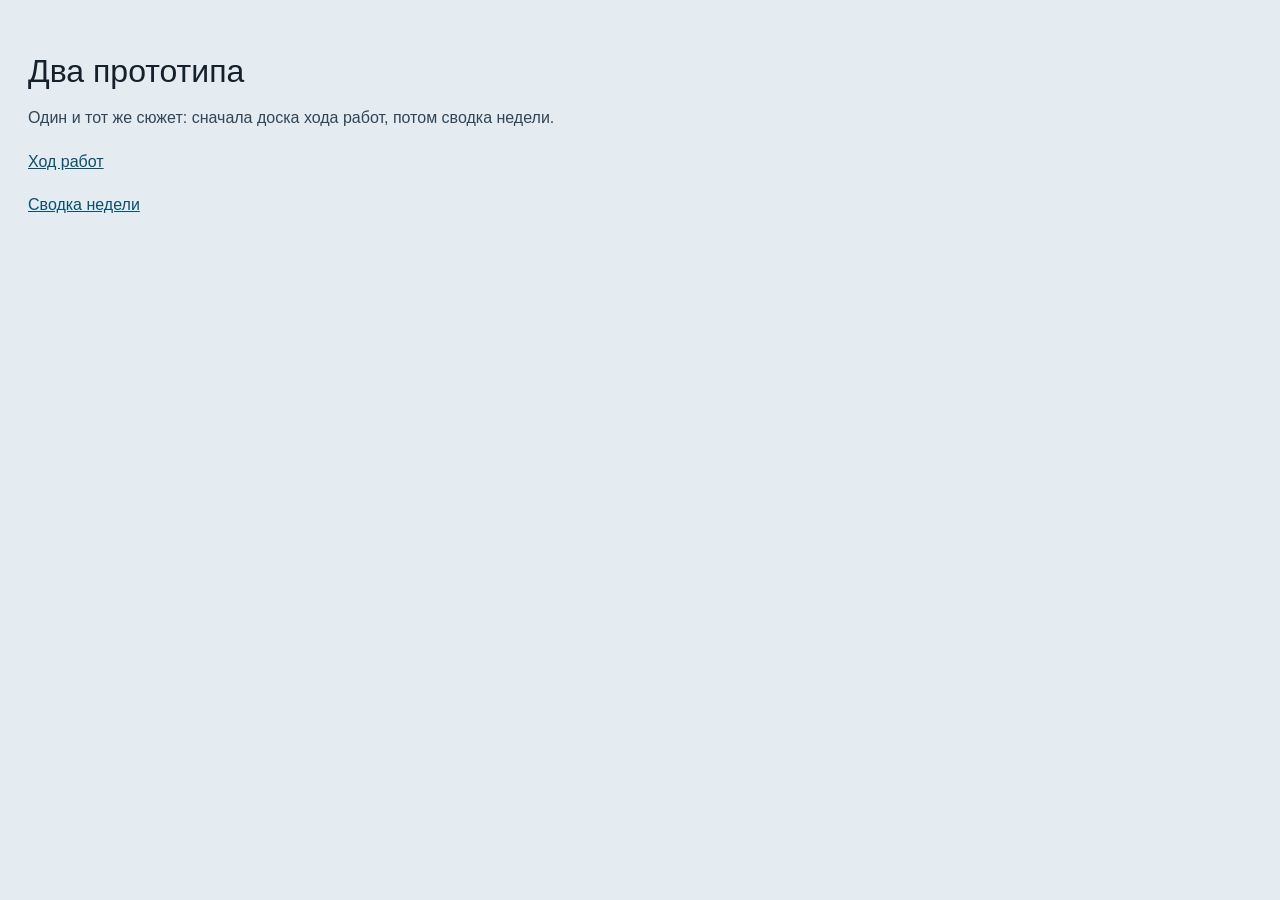
<file: index.html>
<!DOCTYPE html>
<html lang="ru">
  <head>
    <meta charset="utf-8" />
    <meta name="viewport" content="width=device-width, initial-scale=1" />
    <title>Два прототипа</title>
    <link rel="icon" href="hod-rabot/assets/favicon.svg" type="image/svg+xml" />
    <style>
      body { margin: 0; background: #e4ebf1; color: #14202b; font: 16px/1.45 Montserrat, sans-serif; }
      main { max-width: 36rem; padding: 48px 28px; }
      h1 { font-weight: 500; font-size: 32px; margin: 0 0 12px; }
      p { margin: 0 0 20px; color: #314556; }
      a { color: #0b4f6c; }
    </style>
  </head>
  <body>
    <main>
      <h1>Два прототипа</h1>
      <p>Один и тот же сюжет: сначала доска хода работ, потом сводка недели.</p>
      <p><a href="hod-rabot/">Ход работ</a></p>
      <p><a href="svodka/">Сводка недели</a></p>
    </main>
  </body>
</html>
</file>
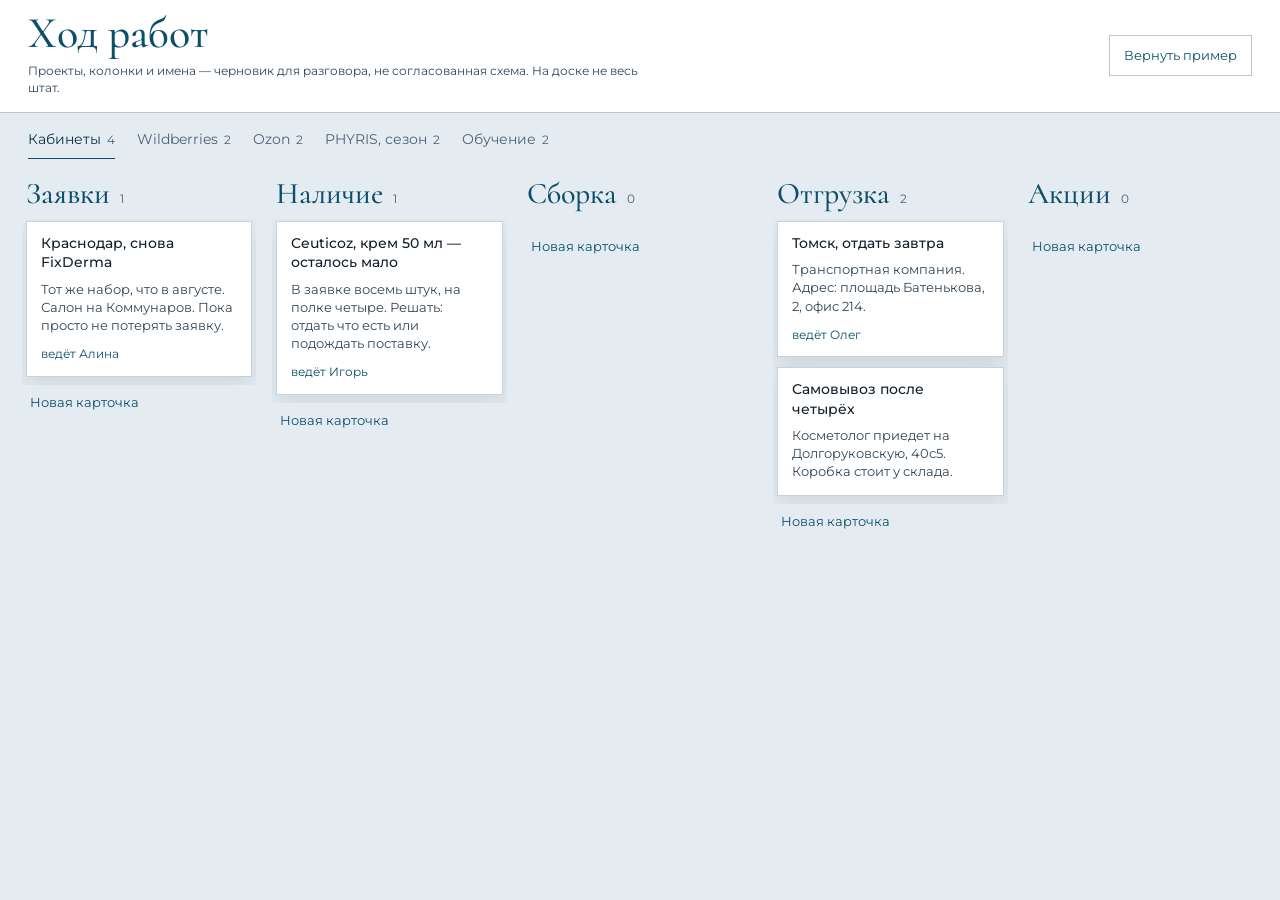
<file: hod-rabot/index.html>
<!DOCTYPE html>
<html lang="ru">
  <head>
    <meta charset="utf-8" />
    <meta name="viewport" content="width=device-width, initial-scale=1" />
    <title>Ход работ — Беатриче</title>
    <meta
      name="description"
      content="Ход работ Беатриче — кликабельный черновик доски для разговора, не рабочий инструмент."
    />
    <link rel="icon" href="assets/favicon.svg" type="image/svg+xml" />
    <link rel="preconnect" href="https://fonts.googleapis.com" />
    <link rel="preconnect" href="https://fonts.gstatic.com" crossorigin />
    <link
      href="https://fonts.googleapis.com/css2?family=Cormorant:wght@500;600&family=Montserrat:wght@400;500&display=swap"
      rel="stylesheet"
    />
    <link rel="stylesheet" href="styles.css" />
  </head>
  <body>
    <header class="top">
      <div class="titles">
        <h1>Ход работ</h1>
        <p class="hypothesis">
          Проекты, колонки и имена — черновик для разговора, не согласованная схема. На доске не весь штат.
        </p>
      </div>
      <button type="button" class="text-btn" id="reset">Вернуть пример</button>
    </header>

    <nav id="projects" class="projects" aria-label="Проекты"></nav>

    <main id="board" aria-label="Доска"></main>

    <div id="overlay" hidden>
      <div class="backdrop" data-close></div>
      <aside class="panel" role="dialog" aria-modal="true" aria-labelledby="panel-kicker">
        <div class="panel-top">
          <h2 id="panel-kicker"></h2>
          <button type="button" class="quiet close" data-close>Закрыть</button>
        </div>
        <label class="field">
          <span>Название</span>
          <input id="title-input" type="text" autocomplete="off" placeholder="Кратко, о чём дело" />
        </label>
        <label class="field grow">
          <span>Заметка</span>
          <textarea id="note-input" rows="7" placeholder="Что важно не забыть"></textarea>
        </label>
        <div class="people">
          <span>Ведёт</span>
          <div id="people-list" class="people-list"></div>
        </div>
        <div class="remind-block">
          <button type="button" class="quiet" id="remind-btn">Напомнить</button>
          <p id="later" class="later" hidden>
            Письмо или сообщение в мессенджер появятся позже. Сейчас ничего не отправляется.
          </p>
        </div>
        <button type="button" class="remove" id="delete-btn">Убрать карточку</button>
      </aside>
    </div>

    <script src="app.js"></script>
  </body>
</html>
</file>
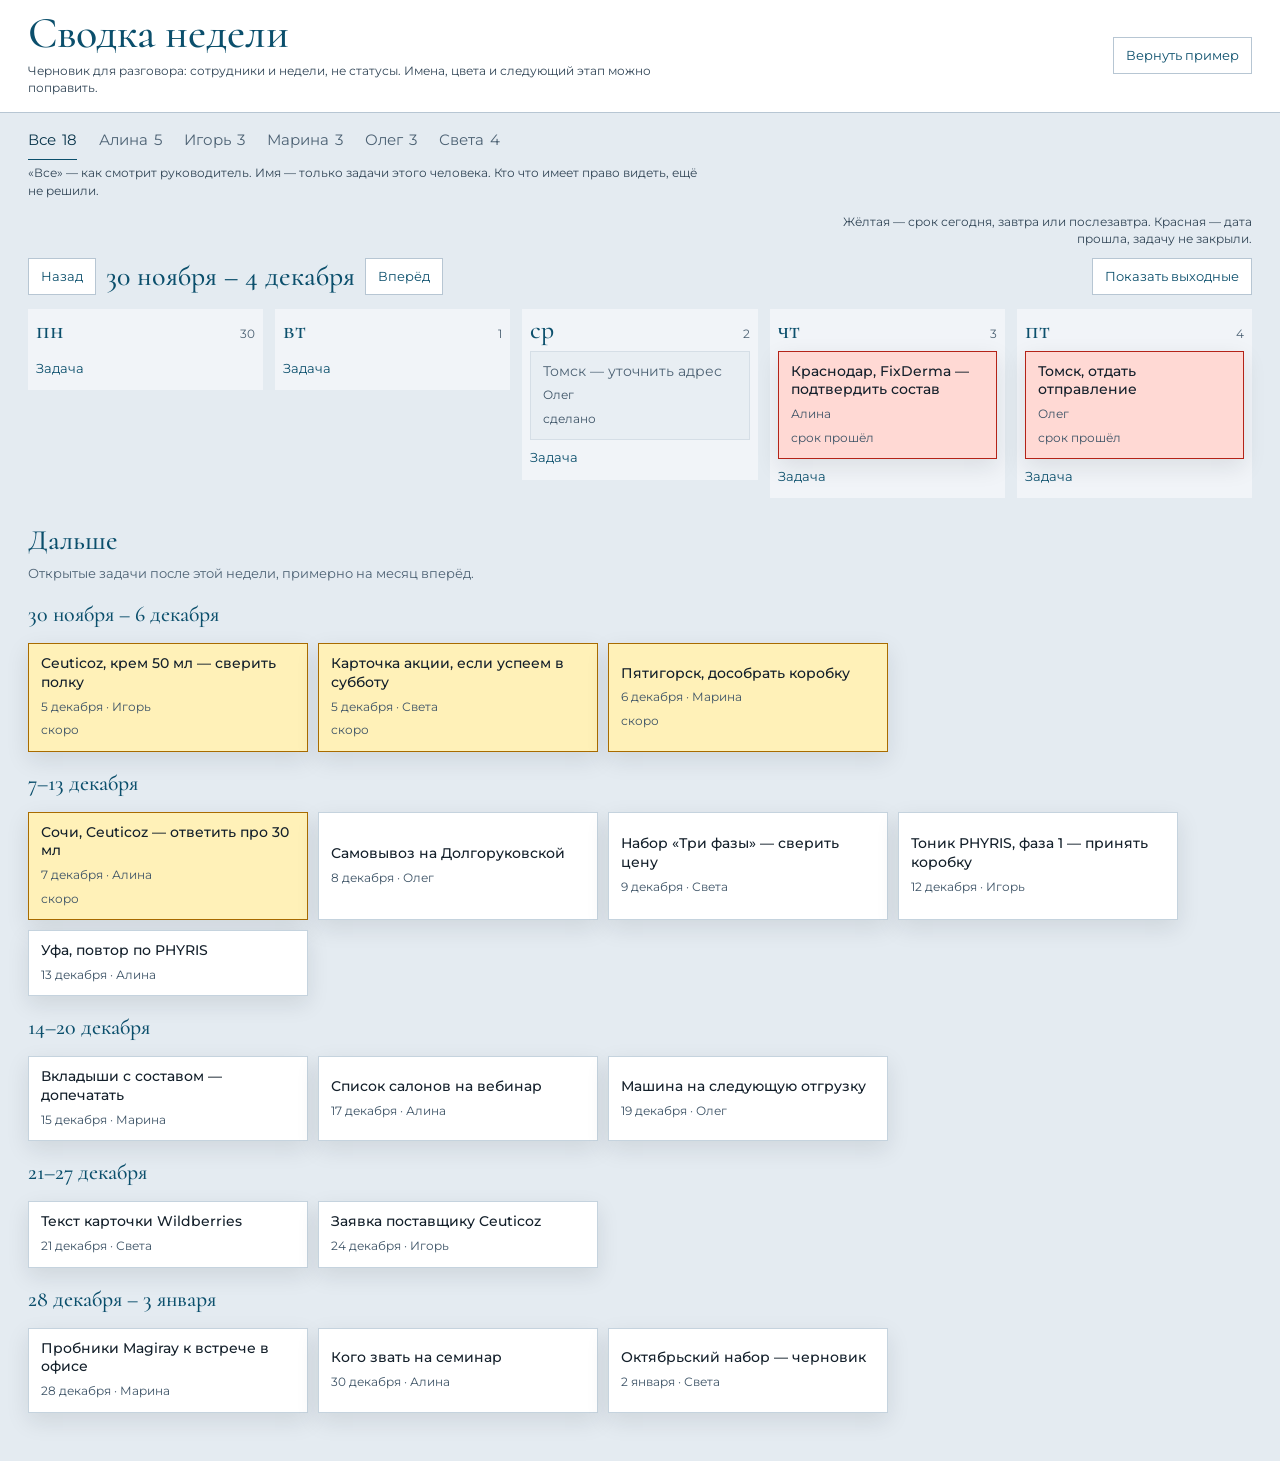
<file: svodka/index.html>
<!DOCTYPE html>
<html lang="ru">
  <head>
    <meta charset="utf-8" />
    <meta name="viewport" content="width=device-width, initial-scale=1" />
    <title>Сводка недели — Беатриче</title>
    <meta
      name="description"
      content="Сводка недели Беатриче — черновик трекера задач по неделям и сотрудникам."
    />
    <link rel="icon" href="assets/favicon.svg" type="image/svg+xml" />
    <link rel="preconnect" href="https://fonts.googleapis.com" />
    <link rel="preconnect" href="https://fonts.gstatic.com" crossorigin />
    <link
      href="https://fonts.googleapis.com/css2?family=Cormorant:wght@500;600&family=Montserrat:wght@400;500&display=swap"
      rel="stylesheet"
    />
    <link rel="stylesheet" href="styles.css" />
  </head>
  <body>
    <header class="top">
      <div class="titles">
        <h1>Сводка недели</h1>
        <p class="hypothesis">
          Черновик для разговора: сотрудники и недели, не статусы. Имена, цвета и следующий этап можно поправить.
        </p>
      </div>
      <button type="button" class="text-btn" id="reset">Вернуть пример</button>
    </header>

    <div class="toolbar">
      <nav id="people" class="people-nav" aria-label="Сотрудники"></nav>
      <p class="view-note">
        «Все» — как смотрит руководитель. Имя — только задачи этого человека. Кто что имеет право видеть, ещё не решили.
      </p>
    </div>

    <main>
      <section id="overdue" class="strip" hidden></section>

      <div class="week-bar">
        <div class="week-move">
          <button type="button" class="text-btn" id="prev-week" aria-label="Предыдущая неделя">Назад</button>
          <h2 id="week-label"></h2>
          <button type="button" class="text-btn" id="next-week" aria-label="Следующая неделя">Вперёд</button>
          <button type="button" class="quiet" id="this-week" hidden>Эта неделя</button>
        </div>
        <div class="week-side">
          <p class="legend">Жёлтая — срок сегодня, завтра или послезавтра. Красная — дата прошла, задачу не закрыли.</p>
          <button type="button" class="text-btn" id="weekends">Показать выходные</button>
        </div>
      </div>

      <div id="week" class="week"></div>

      <section id="later" class="later-block" aria-label="Дальше по календарю"></section>
    </main>

    <div id="overlay" hidden>
      <div class="backdrop" data-close></div>
      <aside class="panel" role="dialog" aria-modal="true" aria-labelledby="panel-kicker">
        <div class="panel-top">
          <h2 id="panel-kicker"></h2>
          <button type="button" class="quiet close" data-close>Закрыть</button>
        </div>
        <div id="links" class="links"></div>
        <label class="field">
          <span>Название</span>
          <input id="title-input" type="text" autocomplete="off" placeholder="О чём задача" />
        </label>
        <div class="field">
          <span>На ком</span>
          <div id="assignees" class="chips"></div>
        </div>
        <label class="field">
          <span>Срок</span>
          <input id="due-input" type="date" />
        </label>
        <label class="field">
          <span>Описание</span>
          <textarea id="note-input" rows="4" placeholder="Что важно не забыть"></textarea>
        </label>
        <section class="thread-block">
          <h3>Как идёт</h3>
          <div id="thread" class="thread"></div>
          <div id="authors" class="chips"></div>
          <textarea id="entry-input" rows="3" placeholder="Что сделали или что спросить"></textarea>
          <button type="button" class="quiet" id="add-entry">Записать</button>
        </section>
        <div id="next-box" class="next-box" hidden>
          <p>Следующий этап забирает переписку этой задачи. Название и человека можно сменить.</p>
          <label class="field">
            <span>Название этапа</span>
            <input id="next-title" type="text" autocomplete="off" />
          </label>
          <div id="next-people" class="chips"></div>
          <label class="field">
            <span>Новый срок</span>
            <input id="next-due" type="date" />
          </label>
          <button type="button" class="solid" id="spawn">Открыть этап</button>
        </div>
        <div class="panel-actions">
          <button type="button" class="quiet" id="start-next">Завершить и открыть следующий этап</button>
          <button type="button" class="quiet" id="close-only">Закрыть без следующего этапа</button>
          <button type="button" class="quiet" id="reopen" hidden>Вернуть в работу</button>
          <button type="button" class="remove" id="delete-btn">Убрать задачу</button>
        </div>
      </aside>
    </div>

    <script src="app.js"></script>
  </body>
</html>
</file>
<file: hod-rabot/styles.css>
:root {
  --bg: #e4ebf1;
  --paper: #ffffff;
  --ink: #14202b;
  --muted: #314556;
  --faint: #4d6274;
  --accent: #0b4f6c;
  --accent-deep: #08344a;
  --line: #b7c6d3;
  --wash: #f3f7fa;
  --shadow: 0 8px 22px rgba(20, 32, 43, 0.1);
  --font: "Montserrat", sans-serif;
  --serif: "Cormorant", serif;
}

* {
  box-sizing: border-box;
}

html,
body {
  height: 100%;
}

body {
  margin: 0;
  display: flex;
  flex-direction: column;
  background: var(--bg);
  color: var(--ink);
  font-family: var(--font);
  font-size: 14px;
  line-height: 1.45;
  -webkit-font-smoothing: antialiased;
}

body.is-dragging {
  cursor: grabbing;
  user-select: none;
}

::selection {
  background: #d3e3ee;
  color: var(--ink);
}

button,
input,
textarea {
  font: inherit;
  color: inherit;
}

button {
  cursor: pointer;
}

.top {
  display: flex;
  align-items: center;
  gap: 28px;
  padding: 14px 28px 16px;
  background: var(--paper);
  border-bottom: 1px solid #b7c6d3;
}

.titles {
  flex: 1;
  min-width: 0;
}

h1 {
  margin: 0;
  font-family: var(--serif);
  font-weight: 500;
  font-size: 44px;
  line-height: 0.9;
  color: var(--accent);
  white-space: nowrap;
}

.hypothesis {
  margin: 8px 0 0;
  max-width: 640px;
  font-size: 12px;
  line-height: 1.45;
  color: #314556;
}

.projects {
  display: flex;
  flex-wrap: wrap;
  gap: 4px 22px;
  padding: 12px 28px 0;
}

.projects button {
  display: inline-flex;
  align-items: baseline;
  gap: 6px;
  border: 0;
  border-bottom: 1px solid transparent;
  background: transparent;
  padding: 4px 0 8px;
  color: var(--faint);
  font-size: 14px;
}

.projects button.is-current {
  color: var(--accent-deep);
  border-bottom-color: var(--accent);
}

.projects button:hover {
  color: var(--accent-deep);
}

.text-btn,
.quiet,
.remove,
.add {
  border: 0;
  background: transparent;
}

.text-btn {
  border: 1px solid var(--line);
  background: var(--paper);
  color: #0b4f6c;
  font-size: 13px;
  padding: 10px 14px;
  white-space: nowrap;
}

.text-btn:hover,
.text-btn.is-armed {
  border-color: var(--accent);
  color: var(--accent-deep);
}

#board {
  flex: 1;
  min-height: 0;
  display: flex;
  gap: 16px;
  padding: 18px 22px 22px;
  overflow-x: auto;
}

.column {
  flex: 1 1 0;
  min-width: 220px;
  max-height: 100%;
  display: flex;
  flex-direction: column;
  min-height: 0;
  overflow: hidden;
  background: transparent;
}

.column.is-target .cards {
  background: rgba(11, 79, 108, 0.12);
}

.column-head {
  display: flex;
  align-items: baseline;
  gap: 10px;
  padding: 2px 4px 10px;
}

.column-head h2 {
  margin: 0;
  font-family: var(--serif);
  font-weight: 500;
  font-size: 30px;
  line-height: 1;
  color: var(--accent);
}

.count {
  font-size: 12px;
  color: var(--faint);
}

.cards {
  flex: 0 1 auto;
  min-height: 0;
  overflow: auto;
  display: flex;
  flex-direction: column;
  gap: 10px;
  padding: 2px 4px 8px;
}

.card {
  background: var(--paper);
  border: 1px solid #c5d3de;
  padding: 12px 14px 13px;
  box-shadow: var(--shadow);
  cursor: grab;
  user-select: none;
  -webkit-user-drag: none;
}

.card:hover {
  border-color: #8eabbf;
}

.card-title {
  margin: 0;
  font-size: 14px;
  font-weight: 500;
  line-height: 1.4;
  color: var(--ink);
}

.card-title.is-empty {
  color: var(--faint);
  font-weight: 400;
}

.card-note {
  margin: 8px 0 0;
  font-size: 12.5px;
  line-height: 1.45;
  color: var(--muted);
  white-space: pre-wrap;
}

.who,
.remind-mark {
  margin: 10px 0 0;
  font-size: 12px;
  color: #0b4f6c;
}

.people {
  display: flex;
  flex-direction: column;
  align-items: flex-start;
  gap: 8px;
}

.people > span {
  font-size: 12px;
  color: var(--faint);
}

.people-list {
  display: flex;
  flex-wrap: wrap;
  gap: 10px 16px;
}

.person {
  display: inline-flex;
  flex-direction: column;
  align-items: flex-start;
  gap: 1px;
  border: 0;
  background: transparent;
  padding: 0;
  color: #3d5366;
  font-size: 13px;
}

.person small {
  font-size: 11px;
  color: #4d6274;
}

.person.is-current,
.person.is-current small {
  color: var(--accent-deep);
}

.placeholder {
  border: 1px dashed #7fa0b6;
  background: var(--wash);
  flex: 0 0 auto;
  pointer-events: none;
}

.ghost {
  position: fixed;
  z-index: 40;
  margin: 0;
  pointer-events: none;
  cursor: grabbing;
  box-shadow: 0 14px 30px rgba(20, 32, 43, 0.18);
  transform: rotate(1.5deg);
}

.add {
  align-self: flex-start;
  margin: 2px 4px 0;
  padding: 6px 4px 8px;
  color: var(--accent);
  font-size: 13px;
}

.add:hover,
.quiet:hover {
  color: var(--accent-deep);
}

#overlay[hidden] {
  display: none;
}

#overlay {
  position: fixed;
  inset: 0;
  z-index: 20;
}

.backdrop {
  position: absolute;
  inset: 0;
  background: rgba(20, 32, 43, 0.46);
}

.panel {
  position: absolute;
  top: 0;
  right: 0;
  height: 100%;
  width: min(420px, 100%);
  background: var(--paper);
  border-left: 1px solid #b7c6d3;
  box-shadow: -12px 0 40px rgba(20, 32, 43, 0.1);
  padding: 28px 32px 24px;
  display: flex;
  flex-direction: column;
  gap: 18px;
}

.panel-top {
  display: flex;
  align-items: flex-start;
  justify-content: space-between;
  gap: 16px;
}

.panel-top h2 {
  margin: 0;
  font-family: var(--serif);
  font-weight: 500;
  font-size: 36px;
  line-height: 1;
  color: var(--accent);
}

.quiet {
  padding: 0;
  color: var(--accent);
  font-size: 13px;
}

.close {
  padding-top: 8px;
}

.field {
  display: flex;
  flex-direction: column;
  gap: 6px;
}

.field.grow {
  flex: 1;
  min-height: 0;
}

.field span {
  font-size: 12px;
  color: var(--faint);
}

.field input,
.field textarea {
  width: 100%;
  border: 0;
  border-bottom: 1px solid var(--line);
  border-radius: 0;
  background: transparent;
  color: var(--ink);
  padding: 8px 0;
}

.field textarea {
  flex: 1;
  min-height: 140px;
  border: 1px solid var(--line);
  padding: 12px;
  resize: none;
  line-height: 1.5;
}

.field input:focus,
.field textarea:focus {
  outline: none;
  border-color: var(--accent);
}

.remind-block {
  display: flex;
  flex-direction: column;
  align-items: flex-start;
  gap: 10px;
}

.later {
  margin: 0;
  padding: 10px 12px;
  background: var(--wash);
  color: #314556;
  font-size: 13px;
  line-height: 1.45;
}

.remove {
  margin-top: auto;
  align-self: flex-start;
  padding: 0;
  color: #3d5366;
  font-size: 13px;
}

.remove:hover,
.remove.is-armed {
  color: var(--accent-deep);
}

button:focus-visible,
.card:focus-visible {
  outline: 2px solid var(--accent);
  outline-offset: 2px;
}

@media (max-width: 860px) {
  .top {
    gap: 16px;
    padding: 12px 16px;
  }

  h1 {
    font-size: 36px;
  }


  .panel {
    width: 100%;
    padding: 22px 18px;
  }
}
</file>
<file: svodka/styles.css>
:root {
  --bg: #e4ebf1;
  --paper: #ffffff;
  --ink: #14202b;
  --muted: #314556;
  --faint: #4d6274;
  --accent: #0b4f6c;
  --accent-deep: #08344a;
  --line: #b7c6d3;
  --wash: #f3f7fa;
  --soon-bg: #fff1b8;
  --soon-line: #a86b00;
  --late-bg: #ffd9d4;
  --late-line: #b42318;
  --shadow: 0 8px 22px rgba(20, 32, 43, 0.1);
  --font: "Montserrat", sans-serif;
  --serif: "Cormorant", serif;
}

* {
  box-sizing: border-box;
}

html,
body {
  min-height: 100%;
}

body {
  margin: 0;
  background: var(--bg);
  color: var(--ink);
  font-family: var(--font);
  font-size: 14px;
  line-height: 1.45;
  -webkit-font-smoothing: antialiased;
}

::selection {
  background: #d3e3ee;
  color: var(--ink);
}

button,
input,
textarea {
  font: inherit;
  color: inherit;
}

button {
  cursor: pointer;
}

.top {
  display: flex;
  align-items: center;
  gap: 28px;
  padding: 14px 28px 16px;
  background: var(--paper);
  border-bottom: 1px solid #b7c6d3;
  position: sticky;
  top: 0;
  z-index: 5;
}

.titles {
  flex: 1;
  min-width: 0;
}

h1,
h2,
h3 {
  font-family: var(--serif);
  font-weight: 500;
  color: var(--accent);
}

h1 {
  margin: 0;
  font-size: 44px;
  line-height: 0.9;
  white-space: nowrap;
}

.hypothesis,
.view-note,
.legend {
  margin: 8px 0 0;
  max-width: 680px;
  font-size: 12px;
  line-height: 1.45;
  color: #314556;
}

.toolbar {
  padding: 12px 28px 0;
}

.people-nav {
  display: flex;
  flex-wrap: wrap;
  gap: 4px 22px;
}

.people-nav button,
.chips button,
.quiet,
.remove,
.solid,
.text-btn {
  border: 0;
  background: transparent;
  font: inherit;
}

.people-nav button {
  display: inline-flex;
  align-items: baseline;
  gap: 6px;
  padding: 4px 0 8px;
  border-bottom: 1px solid transparent;
  color: var(--faint);
  font-size: 15px;
}

.people-nav button.is-current {
  color: var(--accent-deep);
  border-bottom-color: var(--accent);
}

.people-nav button:hover,
.quiet:hover,
.chips button:hover {
  color: var(--accent-deep);
}

.view-note {
  margin-top: 4px;
}

main {
  padding: 8px 28px 48px;
}

.strip {
  margin: 8px 0 18px;
}

.strip h2,
.later-block h2,
.week-move h2 {
  margin: 0;
  font-size: 28px;
  line-height: 1;
}

.card-row,
.later-list {
  display: flex;
  flex-wrap: wrap;
  gap: 10px;
  margin-top: 12px;
}

.week-bar {
  display: flex;
  justify-content: space-between;
  align-items: flex-end;
  gap: 18px;
  margin: 6px 0 14px;
}

.week-move,
.week-side {
  display: flex;
  align-items: center;
  gap: 10px;
  flex-wrap: wrap;
}

.week-side {
  justify-content: flex-end;
  max-width: 460px;
}

.legend {
  margin: 0;
  text-align: right;
}

.text-btn {
  border: 1px solid var(--line);
  background: var(--paper);
  color: #0b4f6c;
  font-size: 13px;
  padding: 8px 12px;
  white-space: nowrap;
}

.text-btn:hover,
.text-btn.is-armed,
.text-btn.is-on {
  border-color: var(--accent);
  color: var(--accent-deep);
}

.week {
  display: grid;
  gap: 12px;
  align-items: start;
}

.day {
  min-width: 0;
  background: rgba(255, 255, 255, 0.45);
  padding: 8px 8px 12px;
}

.day.is-weekend {
  background: rgba(255, 255, 255, 0.2);
}

.day-head {
  display: flex;
  justify-content: space-between;
  align-items: baseline;
  gap: 8px;
  margin-bottom: 8px;
}

.day-head h3 {
  margin: 0;
  font-size: 26px;
  line-height: 1;
}

.day.is-today h3 {
  border-bottom: 1px solid var(--accent);
}

.day-num {
  color: var(--faint);
  font-size: 12px;
}

.day-cards {
  display: flex;
  flex-direction: column;
  gap: 8px;
}

.card {
  width: 100%;
  text-align: left;
  background: var(--paper);
  border: 1px solid #c5d3de;
  box-shadow: var(--shadow);
  padding: 10px 12px 12px;
  color: var(--ink);
}

.card.is-soon {
  background: var(--soon-bg);
  border-color: var(--soon-line);
}

.card.is-late {
  background: var(--late-bg);
  border-color: var(--late-line);
}

.card.is-done {
  background: #e8eef3;
  border-color: #d5dee6;
  box-shadow: none;
  color: #4d6274;
}

.card-title {
  display: block;
  font-size: 14px;
  font-weight: 500;
  line-height: 1.35;
  color: var(--ink);
}

.card.is-done .card-title {
  color: #4d6274;
  font-weight: 400;
}

.card-meta,
.card-flag {
  display: block;
  margin-top: 6px;
  font-size: 12px;
  color: #3d5366;
}

.later-card {
  width: min(280px, 100%);
}

.add-day {
  margin-top: 8px;
  padding: 0;
  border: 0;
  background: transparent;
  color: var(--accent);
  font-size: 13px;
}

.later-block {
  margin-top: 28px;
}

.week-group {
  margin-top: 16px;
}

.week-group h3 {
  margin: 0 0 8px;
  font-size: 22px;
}

.empty-note {
  margin: 10px 0 0;
  color: var(--faint);
  font-size: 13px;
}

#overlay[hidden] {
  display: none;
}

#overlay {
  position: fixed;
  inset: 0;
  z-index: 20;
}

.backdrop {
  position: absolute;
  inset: 0;
  background: rgba(20, 32, 43, 0.46);
}

.panel {
  position: absolute;
  top: 0;
  right: 0;
  height: 100%;
  width: min(440px, 100%);
  overflow: auto;
  background: var(--paper);
  border-left: 1px solid #b7c6d3;
  box-shadow: -12px 0 40px rgba(20, 32, 43, 0.1);
  padding: 28px 32px 32px;
  display: flex;
  flex-direction: column;
  gap: 16px;
}

.panel-top {
  display: flex;
  align-items: flex-start;
  justify-content: space-between;
  gap: 16px;
}

.panel-top h2 {
  margin: 0;
  font-size: 36px;
  line-height: 1;
}

.quiet {
  padding: 0;
  color: var(--accent);
  font-size: 13px;
  text-align: left;
}

.close {
  padding-top: 8px;
}

.links {
  display: flex;
  flex-direction: column;
  align-items: flex-start;
  gap: 6px;
}

.field {
  display: flex;
  flex-direction: column;
  gap: 6px;
}

.field span,
.thread-block h3 {
  font-family: var(--font);
  font-size: 12px;
  font-weight: 400;
  color: var(--faint);
}

.field input,
.field textarea,
#entry-input {
  width: 100%;
  border: 0;
  border-bottom: 1px solid var(--line);
  border-radius: 0;
  background: transparent;
  color: var(--ink);
  padding: 8px 0;
}

.field textarea,
#entry-input {
  border: 1px solid var(--line);
  padding: 12px;
  resize: vertical;
  line-height: 1.5;
}

.field input:focus,
.field textarea:focus,
#entry-input:focus {
  outline: none;
  border-color: var(--accent);
}

.chips {
  display: flex;
  flex-wrap: wrap;
  gap: 8px 12px;
}

.chips button {
  padding: 0;
  color: #3d5366;
  font-size: 13px;
}

.chips button.is-current {
  color: var(--accent-deep);
}

.thread-block h3 {
  margin: 0 0 8px;
}

.thread {
  display: flex;
  flex-direction: column;
  gap: 10px;
  margin-bottom: 10px;
}

.entry {
  background: var(--wash);
  padding: 10px 12px;
}

.entry b {
  display: block;
  font-weight: 500;
  color: var(--ink);
  font-size: 13px;
}

.entry time {
  display: block;
  margin-top: 2px;
  color: var(--faint);
  font-size: 11px;
}

.entry p {
  margin: 6px 0 0;
  color: #243646;
}

.next-box {
  display: flex;
  flex-direction: column;
  gap: 10px;
  padding-top: 4px;
  border-top: 1px solid var(--line);
}

.next-box p {
  margin: 8px 0 0;
  font-size: 13px;
  color: #314556;
}

.solid {
  align-self: flex-start;
  background: var(--accent);
  color: white;
  padding: 10px 14px;
  font-size: 13px;
}

.solid:hover {
  background: var(--accent-deep);
}

.panel-actions {
  display: flex;
  flex-direction: column;
  align-items: flex-start;
  gap: 10px;
  margin-top: 4px;
}

.remove {
  color: #3d5366;
  font-size: 13px;
  padding: 0;
}

.remove:hover,
.remove.is-armed,
#close-only.is-armed {
  color: var(--accent-deep);
}

button:focus-visible {
  outline: 2px solid var(--accent);
  outline-offset: 2px;
}

@media (max-width: 980px) {
  .top,
  .toolbar,
  main {
    padding-left: 16px;
    padding-right: 16px;
  }

  .week-bar,
  .week-side {
    align-items: flex-start;
    flex-direction: column;
  }

  .legend {
    text-align: left;
  }

  .week {
    grid-template-columns: 1fr 1fr !important;
  }

  h1 {
    font-size: 36px;
  }

  .panel {
    width: 100%;
    padding: 22px 18px 28px;
  }
}
</file>
